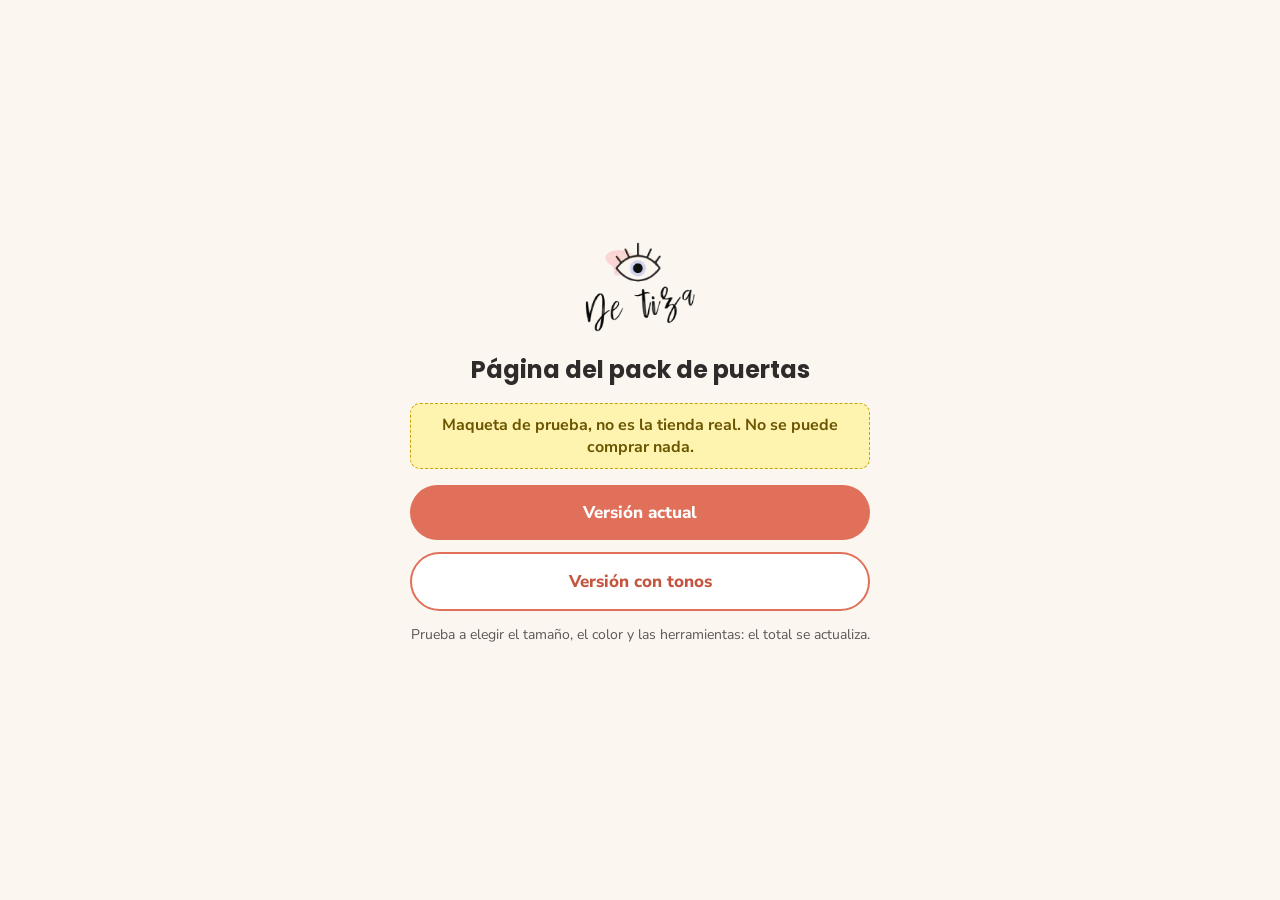
<file: index.html>
<!doctype html><html lang="es"><head><meta charset="utf-8"><meta name="viewport" content="width=device-width,initial-scale=1"><meta name="robots" content="noindex, nofollow"><link rel="preconnect" href="https://fonts.googleapis.com"><link href="https://fonts.googleapis.com/css2?family=Caveat:wght@500&family=Nunito+Sans:wght@400;700;800&family=Poppins:wght@500;600;700&display=swap" rel="stylesheet"><title>Maquetas packs de puertas · De Tiza</title>
<style>body{margin:0;font-family:"Nunito Sans",system-ui,sans-serif;background:#FBF6EF;color:#2F2B2B;display:grid;place-items:center;min-height:100vh;padding:24px;box-sizing:border-box;text-align:center}
.w{max-width:460px}img{height:90px}h1{font-family:Poppins,sans-serif;font-size:24px;margin:14px 0 6px}
.av{background:#FFF3B0;border:1.5px dashed #C9A100;color:#6B5600;font-weight:700;border-radius:10px;padding:10px;margin:16px 0}
a.b{display:block;background:#E0705A;color:#fff;text-decoration:none;font-weight:800;padding:16px;border-radius:999px;margin:12px 0;font-size:17px}
a.b.s{background:#fff;color:#C4553F;border:2px solid #E0705A}p{color:#5C5757;font-size:14px}</style></head><body><div class="w">
<img src="img/logo-de-tiza-headerOK.webp" alt="De Tiza"><h1>Página del pack de puertas</h1>
<div class="av">Maqueta de prueba, no es la tienda real. No se puede comprar nada.</div>
<a class="b" href="version-actual.html">Versión actual</a>
<a class="b s" href="version-tonos.html">Versión con tonos</a>
<p>Prueba a elegir el tamaño, el color y las herramientas: el total se actualiza.</p></div></body></html>
</file>
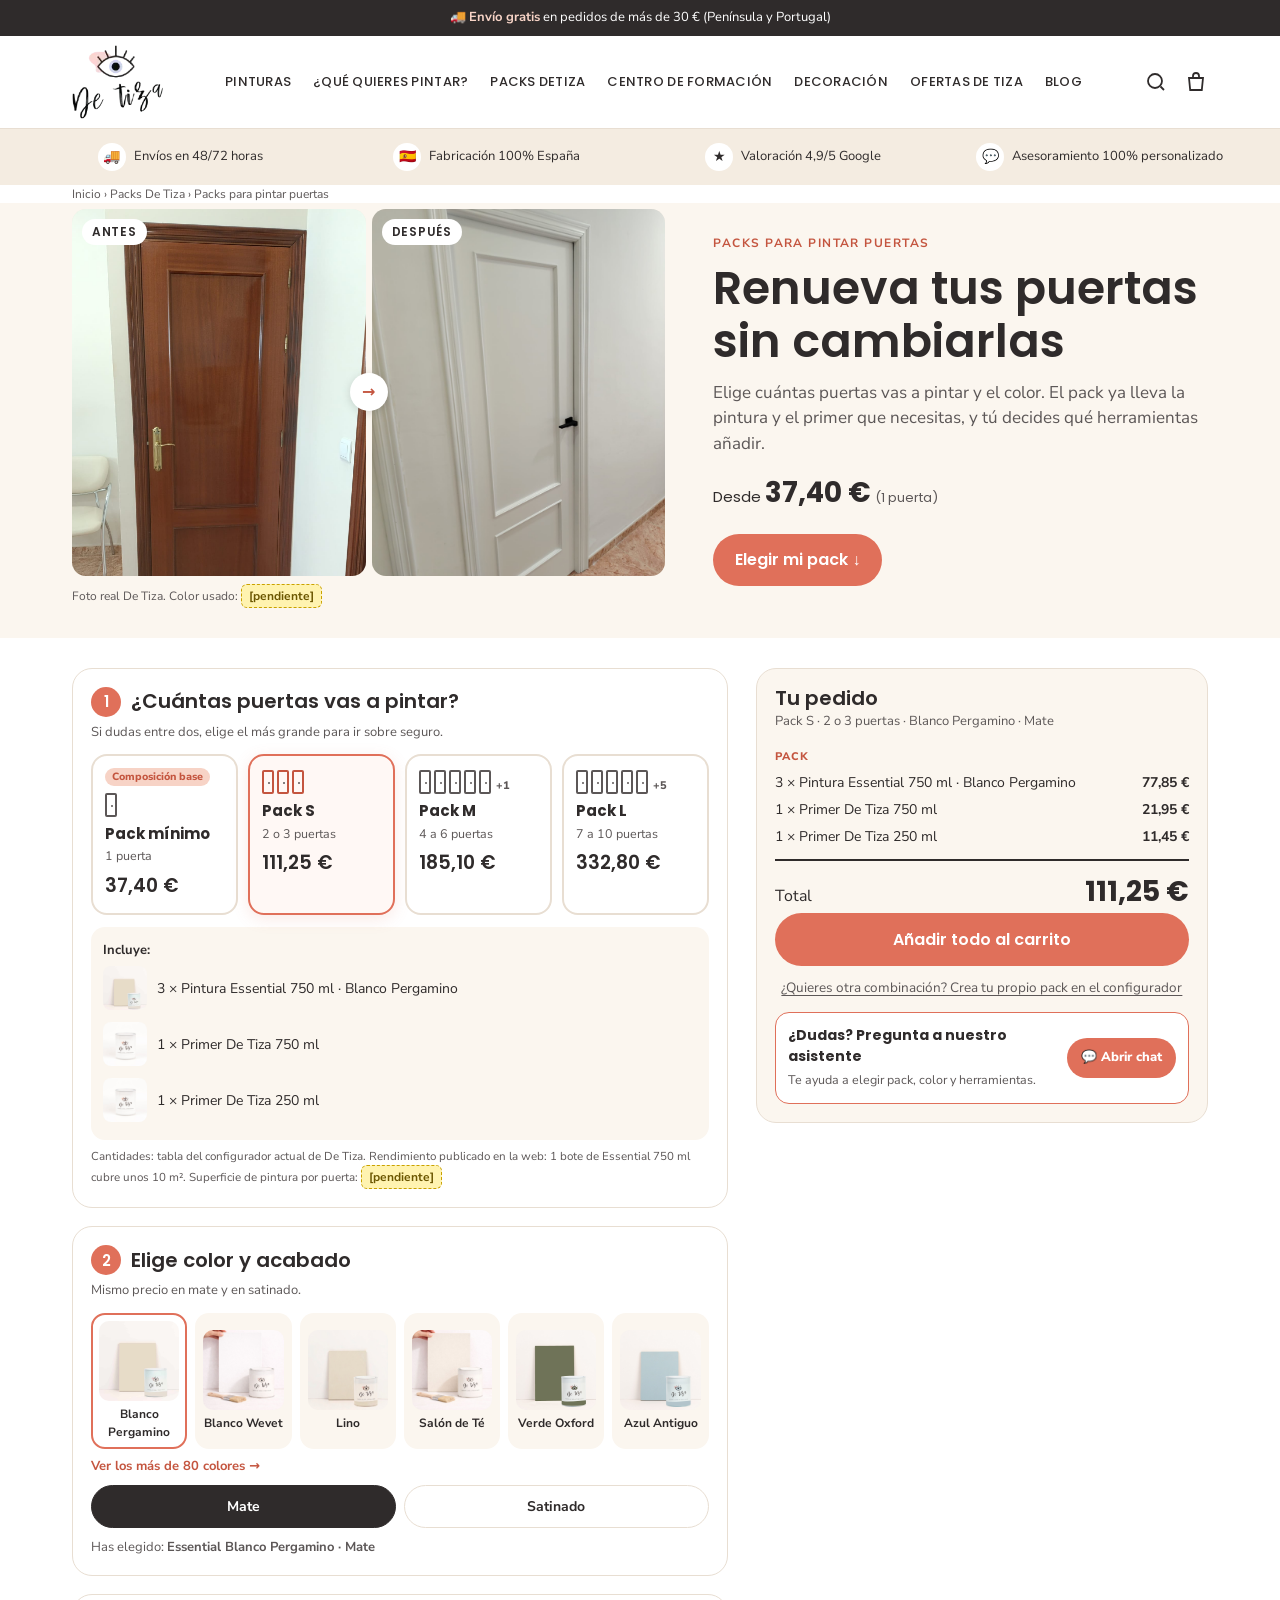
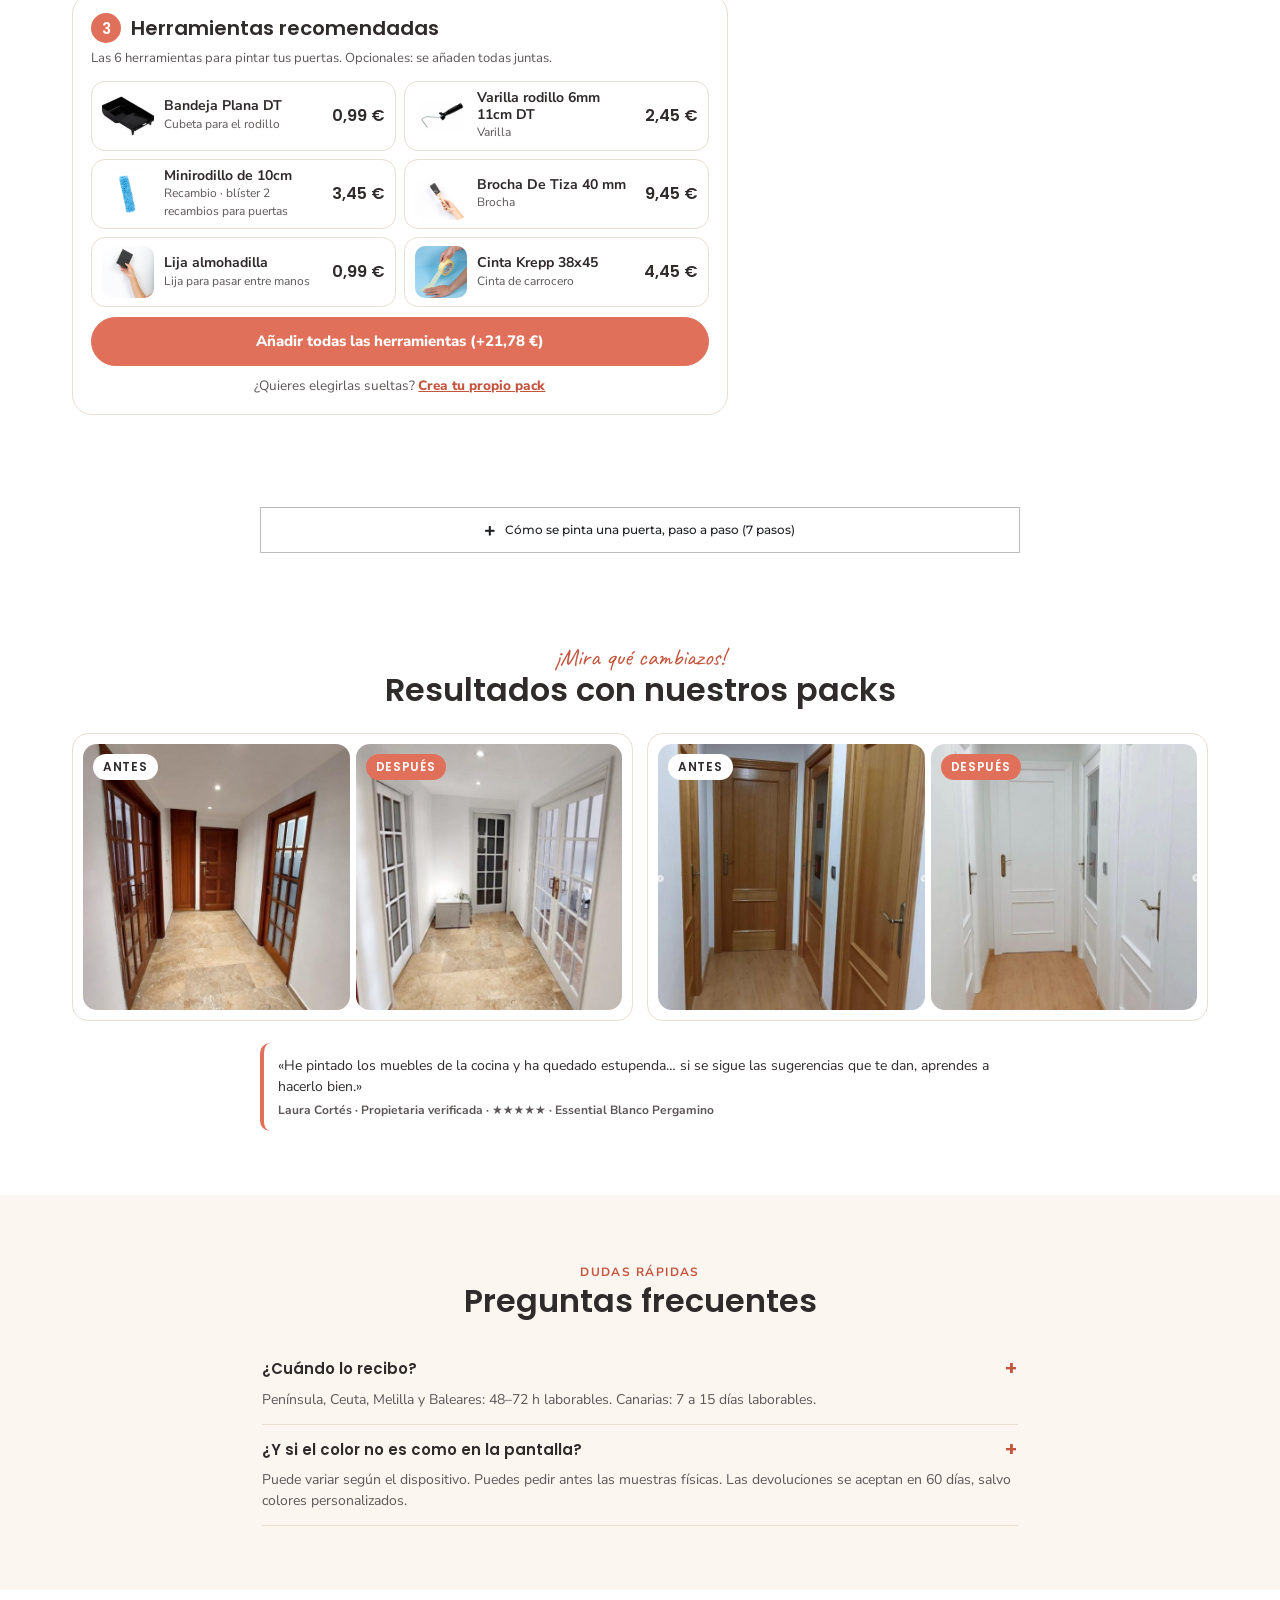
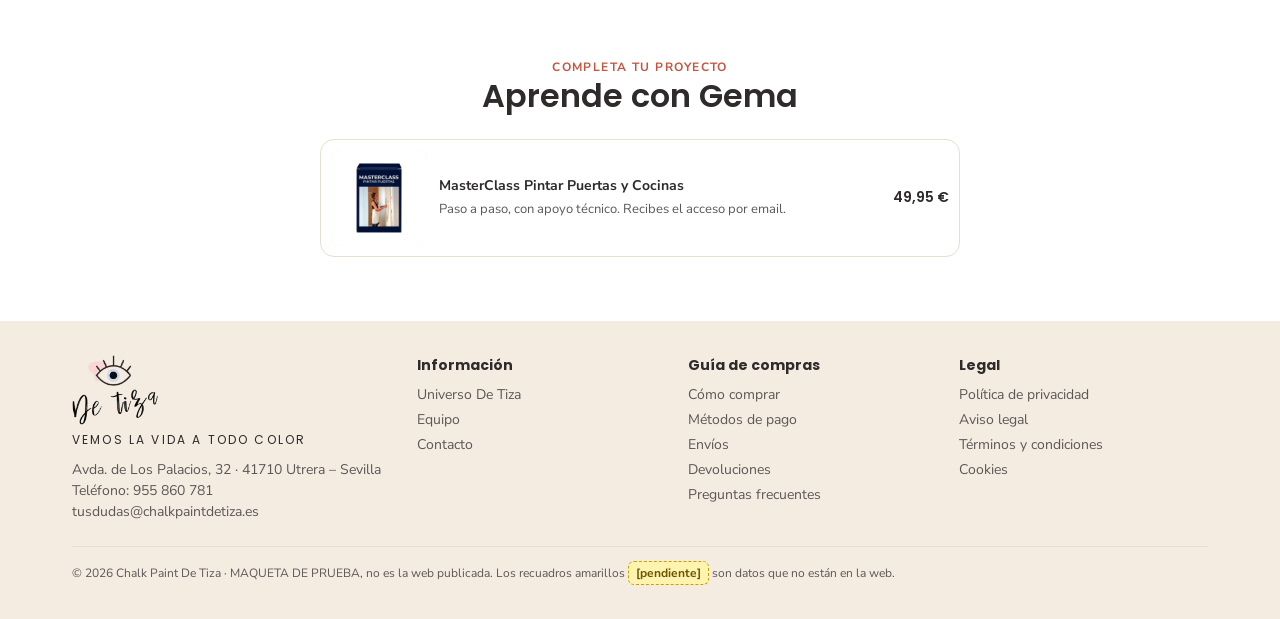
<file: version-actual.html>
<!doctype html><html lang="es"><head><meta charset="utf-8"><meta name="robots" content="noindex, nofollow"><link rel="preconnect" href="https://fonts.googleapis.com"><link href="https://fonts.googleapis.com/css2?family=Caveat:wght@500&family=Nunito+Sans:wght@400;700;800&family=Poppins:wght@500;600;700&display=swap" rel="stylesheet"><meta name="viewport" content="width=device-width,initial-scale=1"><title>Maqueta v3 · Packs para pintar puertas · Chalk Paint De Tiza</title><link rel="preconnect" href="https://fonts.googleapis.com"><link href="https://fonts.googleapis.com/css2?family=Montserrat:wght@500;700&display=swap" rel="stylesheet"><link rel="stylesheet" href="https://cdnjs.cloudflare.com/ajax/libs/font-awesome/5.15.4/css/all.min.css"><link rel="stylesheet" href="base.css"><link rel="stylesheet" href="v3.css"></head><body>
<div class="topbar">🚚 <b>Envío gratis</b> en pedidos de más de 30 € (Península y Portugal)</div>
<header class="header"><div class="wrap">
 <svg class="burger" width="26" height="26" viewBox="0 0 24 24" fill="none" stroke="#2F2B2B" stroke-width="1.8"><path d="M3 6h18M3 12h18M3 18h18"/></svg>
 <a class="logo" href="#"><img src="img/logo-de-tiza-headerOK.webp" alt="De Tiza"></a>
 <nav class="nav"><a>PINTURAS</a><a>¿QUÉ QUIERES PINTAR?</a><a>PACKS DETIZA</a><a>CENTRO DE FORMACIÓN</a><a>DECORACIÓN</a><a>OFERTAS DE TIZA</a><a>BLOG</a></nav>
 <div class="icons"><svg viewBox="0 0 24 24"><circle cx="11" cy="11" r="7"/><path d="M20 20l-3.5-3.5"/></svg><svg viewBox="0 0 24 24"><path d="M5 8h14l-1.2 12H6.2z"/><path d="M9 8V6a3 3 0 0 1 6 0v2"/></svg></div>
</div></header>
<div class="trust"><div><span class="dot">🚚</span>Envíos en 48/72 horas</div><div><span class="dot">🇪🇸</span>Fabricación 100% España</div><div><span class="dot">★</span>Valoración 4,9/5 Google</div><div><span class="dot">💬</span>Asesoramiento 100% personalizado</div></div>

<div class="wrap crumbs">Inicio › Packs De Tiza › Packs para pintar puertas</div>
<section class="hero phero" style="padding-top:6px"><div class="wrap in">
 <div>
  <div class="ba">
   <figure><img src="img/talega-puerta-antes.jpg" style="object-position:50% 8%" alt="Puerta antes"><span class="tag">Antes</span></figure>
   <figure><img src="img/talega-puerta-despues.jpg" style="object-position:22% 50%" alt="Puerta después"><span class="tag">Después</span></figure>
   <span class="arrow">→</span>
  </div>
  <p class="cap">Foto real De Tiza. Color usado: <span class="pend">[pendiente]</span></p>
 </div>
 <div class="copy">
  <span class="eyebrow">Packs para pintar puertas</span>
  <h1>Renueva tus puertas sin cambiarlas</h1>
  <p class="lead">Elige cuántas puertas vas a pintar y el color. El pack ya lleva la pintura y el primer que necesitas, y tú decides qué herramientas añadir.</p>
  <p class="fromprice">Desde <b>37,40&nbsp;€</b> <span class="muted small">(1 puerta)</span></p>
  <div class="ctas"><a class="btn" href="#pack">Elegir mi pack ↓</a></div>
 </div>
</div></section>

<section id="pack" style="padding-top:30px"><div class="wrap cfgwrap">
 <div class="cfg">
  <div class="stepbox">
   <h2><span class="n">1</span>¿Cuántas puertas vas a pintar?</h2>
   <p class="hint">Si dudas entre dos, elige el más grande para ir sobre seguro.</p>
   <div class="sizes3" id="sizes"></div>
   <div class="contents" id="contents"></div>
   <p class="src">Cantidades: tabla del configurador actual de De Tiza. Rendimiento publicado en la web: 1 bote de Essential 750 ml cubre unos 10 m². Superficie de pintura por puerta: <span class="pend">[pendiente]</span></p>
  </div>
  <div class="stepbox">
   <h2><span class="n">2</span>Elige color y acabado</h2>
   <p class="hint">Mismo precio en mate y en satinado.</p>
   <div class="colors6" id="colors"></div>
   <a class="morecol">Ver los más de 80 colores →</a>
   <div class="seg" id="finish"><button data-f="Mate" class="on">Mate</button><button data-f="Satinado">Satinado</button></div>
   <p class="chosen" id="chosen"></p>
  </div>
  <div class="stepbox">
   <h2><span class="n">3</span>Herramientas recomendadas</h2>
   <p class="hint">Las 6 herramientas para pintar tus puertas. Opcionales: se añaden todas juntas.</p>
   <div class="tl" id="tools"></div>
   <button class="allbtn" id="all"></button>
   <p class="own">¿Quieres elegirlas sueltas? <a href="#avanzado">Crea tu propio pack</a></p>
  </div>
 </div>
 <aside class="summary" id="resumen">
  <h2>Tu pedido</h2>
  <div class="pname" id="pname"></div>
  <div class="lines" id="lines"></div>
  <div class="tot"><span>Total</span><b id="total"></b></div>
  <button class="btn block" id="addall">Añadir todo al carrito</button>
  <div class="added" id="added">Maqueta: aquí se añadiría al carrito con el pack registrado.</div>
  <a class="adv" id="avanzado">¿Quieres otra combinación? Crea tu propio pack en el configurador</a>
  <div class="askbox"><div><b>¿Dudas? Pregunta a nuestro asistente</b><span>Te ayuda a elegir pack, color y herramientas.</span></div><button class="askbtn" type="button" title="Abre el chat Oct8ne «Chat IA DeTiza» de la web">💬 Abrir chat</button></div>
 </aside>
</div></section>

<section class="pasos-sec" id="pasos"><div class="wrap">
 <div class="dt-acc">
  <details class="dt-item">
   <summary><span class="dt-ic"><i class="fas fa-plus dt-closed" aria-hidden="true"></i><i class="fas fa-minus dt-opened" aria-hidden="true"></i></span><span class="dt-tt">Cómo se pinta una puerta, paso a paso (7 pasos)</span></summary>
   <div class="dt-reg" role="region">
    <h4>Paso a paso</h4>
    <p class="dt-pre">Antes de empezar, remueve bien el Primer y la pintura y añádeles un 5&nbsp;% de agua (un chorreón) para que no estén tan espesos.</p>
    <ol>
     <li><strong>Limpia con Super Clean.</strong> Diluye 1 parte en 5 de agua y pulverízalo por zonas pequeñas. Déjalo actuar 5 minutos y frota con una lija fina o un estropajo: es para limpiar, no para lijar. Aclara con abundante agua y deja secar <span class="pend">[tiempo pendiente de confirmar]</span>. También puedes limpiar con agua y amoniaco.</li>
     <li><strong>1.ª mano de Primer</strong> con rodillo blanco. Seca al tacto en <strong>30-60 minutos</strong>.</li>
     <li><strong>2.ª mano de Primer mezclado al 50&nbsp;% con Essential</strong>, de <strong>8 a 24 horas</strong> después de la primera.</li>
     <li><strong>1.ª mano de Essential</strong> con el minirodillo (rodillo azul), de <strong>8 a 24 horas</strong> después del Primer. Lo mejor es esperar 12 horas.</li>
     <li><strong>Deja secar al menos 4 horas</strong>, hasta 8 si hace frío o hay humedad. Si quedan imperfecciones, pasa una lija de grano fino y quita el polvo con un trapo húmedo.</li>
     <li><strong>2.ª mano de Essential</strong> con el rodillo azul. Las manos necesarias dependen del color de la puerta y del color elegido.</li>
     <li><strong>Lista para usar en 2 o 3 días.</strong> El curado completo llega a los 21 días; hasta entonces trátala con cuidado.</li>
    </ol>
    <h4>Cuidados</h4>
    <p>Limpia con agua y amoniaco, un desengrasante suave o jabón neutro. No uses estropajos, rasquetas ni cepillos que arañen.</p>
   </div>
  </details>
 </div>
</div></section>

<section><div class="wrap">
 <div class="sec-head"><span class="hand">¡Mira qué cambiazos!</span><h2>Resultados con nuestros packs</h2></div>
 <div class="grid cambios">
  <div class="proj"><div class="ba"><figure style="aspect-ratio:1/1"><img src="img/pintar-puertas-01.jpg" alt=""><span class="tag">Antes</span></figure><figure style="aspect-ratio:1/1"><img src="img/pintar-puertas-02.jpg" alt=""><span class="tag">Después</span></figure></div></div>
  <div class="proj"><div class="ba"><figure style="aspect-ratio:1/1"><img src="img/pintar-puertas-03.jpg" alt=""><span class="tag">Antes</span></figure><figure style="aspect-ratio:1/1"><img src="img/pintar-puertas-04.jpg" alt=""><span class="tag">Después</span></figure></div></div>
 </div>
 <div class="quote" style="max-width:760px;margin:22px auto 0">«He pintado los muebles de la cocina y ha quedado estupenda… si se sigue las sugerencias que te dan, aprendes a hacerlo bien.»<b>Laura Cortés · Propietaria verificada · ★★★★★ · Essential Blanco Pergamino</b></div>
</div></section>

<section style="background:var(--cream)"><div class="wrap faqwrap faq">
 <div class="sec-head"><span class="eyebrow">Dudas rápidas</span><h2>Preguntas frecuentes</h2></div>
    <details open><summary>¿Cuándo lo recibo?</summary><p>Península, Ceuta, Melilla y Baleares: 48–72 h laborables. Canarias: 7 a 15 días laborables.</p></details>
 <details open><summary>¿Y si el color no es como en la pantalla?</summary><p>Puede variar según el dispositivo. Puedes pedir antes las muestras físicas. Las devoluciones se aceptan en 60 días, salvo colores personalizados.</p></details>
</div></section>

<section><div class="wrap">
 <div class="sec-head"><span class="eyebrow">Completa tu proyecto</span><h2>Aprende con Gema</h2></div>
 <div class="item" style="max-width:640px;margin:0 auto"><img src="img/Masterclass-pintar-puertas.jpg" alt="" style="width:96px;height:96px"><div><div class="nm">MasterClass Pintar Puertas y Cocinas</div><span class="small muted">Paso a paso, con apoyo técnico. Recibes el acceso por email.</span></div><span class="pr">49,95&nbsp;€</span></div>
</div></section>

<div class="mbar"><div class="t">Total<b id="mtotal"></b></div><a class="btn" href="#resumen">Añadir todo al carrito</a></div>
<script>
const P={e750:25.95,e250:15.95,p750:21.95,p250:11.45};
const SIZES=[
 {k:'Pack mínimo',r:'1 puerta',d:1,e750:1,e250:0,p750:0,p250:1,tag:'Composición base'},
 {k:'Pack S',r:'2 o 3 puertas',d:3,e750:3,e250:0,p750:1,p250:1},
 {k:'Pack M',r:'4 a 6 puertas',d:6,e750:5,e250:0,p750:2,p250:1},
 {k:'Pack L',r:'7 a 10 puertas',d:10,e750:9,e250:0,p750:4,p250:1}];
const COLORS=[['Blanco Pergamino','Blanco-pergamino1.jpg'],['Blanco Wevet','blanco-wevet-ia.jpg'],['Lino','color-lino-muestra.jpg'],['Salón de Té','salon-te-ia.jpg'],['Verde Oxford','verdeoxford-1.jpg'],['Azul Antiguo','color-azul-antiguo.jpg']];
const TOOLS=[
 ['Bandeja Plana DT','Cubeta para el rodillo',0.99,'bandeja-plana-e1641913054967.jpg'],
 ['Varilla rodillo 6mm 11cm DT','Varilla',2.45,'varilla-rodillo-pintura-6mm.jpg'],
 ['Minirodillo de 10cm','Recambio · blíster 2 recambios para puertas',3.45,'recambio-rodillo-pintura-azul.webp'],
 ['Brocha De Tiza 40 mm','Brocha',9.45,'brocha-negra-30.jpg'],
 ['Lija almohadilla','Lija para pasar entre manos',0.99,'Web-Herramientas-Detiza-44.jpg'],
 ['Cinta Krepp 38x45','Cinta de carrocero',4.45,'Web-Herramientas-Detiza-19.jpg']];
const params=new URLSearchParams(location.search);
let st={s:+(params.get('s')??1),c:0,f:'Mate',t:new Set(params.get('all')?[0,1,2,3,4,5]:[])};
const door=n=>'<span class="doors">'+Array.from({length:Math.min(n,5)},()=>'<i></i>').join('')+(n>5?'<em>+'+(n-5)+'</em>':'')+'</span>';
const eur=v=>v.toFixed(2).replace('.',',')+'\u00a0€';
const price=s=>s.e750*P.e750+s.e250*P.e250+s.p750*P.p750+s.p250*P.p250;
const $=id=>document.getElementById(id);
function render(){
 $('sizes').innerHTML=SIZES.map((s,i)=>`<button class="sz${i==st.s?' on':''}" data-i="${i}">${s.tag?`<span class="tagm">${s.tag}</span>`:''}${door(s.d)}<span class="k">${s.k}</span><span class="r">${s.r}</span><span class="p">${eur(price(s))}</span></button>`).join('');
 const s=SIZES[st.s],col=COLORS[st.c];
 const rows=[];
 if(s.e750)rows.push([`${s.e750} × Pintura Essential 750 ml · ${col[0]}`,col[1],s.e750*P.e750]);
 if(s.p750)rows.push([`${s.p750} × Primer De Tiza 750 ml`,'primer-e1643105426503.jpg',s.p750*P.p750]);
 if(s.p250)rows.push([`${s.p250} × Primer De Tiza 250 ml`,'primer-e1643105426503.jpg',s.p250*P.p250]);
 $('contents').innerHTML='<b style="font-size:13px">Incluye:</b>'+rows.map(r=>`<div class="row"><img src="img/${r[1]}" alt=""><span>${r[0]}</span></div>`).join('');
 $('colors').innerHTML=COLORS.map((c,i)=>`<button class="cl${i==st.c?' on':''}" data-i="${i}"><img src="img/${c[1]}" alt="">${c[0]}</button>`).join('');
 document.querySelectorAll('#finish button').forEach(b=>b.classList.toggle('on',b.dataset.f==st.f));
 $('chosen').innerHTML=`Has elegido: <b>Essential ${col[0]} · ${st.f}</b>`;
 $('tools').innerHTML=TOOLS.map((t,i)=>`<div class="tli info${st.t.size?' on':''}"><img src="img/${t[3]}" alt=""><div><div class="nm">${t[0]}</div><div class="ds">${t[1]}</div></div><span class="pr">${eur(t[2])}</span></div>`).join('');
 const tsum=[...st.t].reduce((a,i)=>a+TOOLS[i][2],0);
 $('all').innerHTML=st.t.size?'✓ Herramientas añadidas (+21,78 €) · <u>Quitar</u>':'Añadir todas las herramientas (+21,78 €)';
 $('all').classList.toggle('on',st.t.size>0);
 $('pname').textContent=`${s.k} · ${s.r} · ${col[0]} · ${st.f}`;
 let L='<div class="grp">Pack</div>'+rows.map(r=>`<div class="l"><span>${r[0]}</span><span>${eur(r[2])}</span></div>`).join('');
 if(st.t.size)L+='<div class="grp">Herramientas</div>'+[...st.t].sort().map(i=>`<div class="l"><span>${TOOLS[i][0]}</span><span>${eur(TOOLS[i][2])}</span></div>`).join('');
 $('lines').innerHTML=L;
 const tot=price(s)+tsum; $('total').textContent=eur(tot); $('mtotal').textContent=eur(tot);
}
document.addEventListener('click',e=>{
 const sz=e.target.closest('.sz'),cl=e.target.closest('.cl'),fb=e.target.closest('#finish button');
 if(sz)st.s=+sz.dataset.i; else if(cl)st.c=+cl.dataset.i; else if(fb)st.f=fb.dataset.f;
 else if(e.target.closest('#all')){st.t=st.t.size==6?new Set():new Set([0,1,2,3,4,5]);}
 else if(e.target.closest('.askbtn')){alert('Maqueta: aquí se abriría el chat Oct8ne «Chat IA DeTiza» de la web');return;}
 else if(e.target.id=='addall'){$('added').style.display='block';return;}
 else return;
 render();
});
render();
</script>
<footer class="footer"><div class="wrap"><div class="cols">
 <div><img src="img/logo-de-tiza-headerOK.webp" alt="De Tiza" style="height:70px"><div class="slogan">Vemos la vida a todo color</div><p class="muted" style="margin-top:10px">Avda. de Los Palacios, 32 · 41710 Utrera – Sevilla<br>Teléfono: 955 860 781<br>tusdudas@chalkpaintdetiza.es</p></div>
 <div><h4>Información</h4><ul><li>Universo De Tiza</li><li>Equipo</li><li>Contacto</li></ul></div>
 <div><h4>Guía de compras</h4><ul><li>Cómo comprar</li><li>Métodos de pago</li><li>Envíos</li><li>Devoluciones</li><li>Preguntas frecuentes</li></ul></div>
 <div><h4>Legal</h4><ul><li>Política de privacidad</li><li>Aviso legal</li><li>Términos y condiciones</li><li>Cookies</li></ul></div>
</div><div class="copy">© 2026 Chalk Paint De Tiza · MAQUETA DE PRUEBA, no es la web publicada. Los recuadros amarillos <span class="pend">[pendiente]</span> son datos que no están en la web.</div></div></footer>
</body></html>
</file>
<file: base.css>
:root{--cream:#FBF6EF;--cream2:#F4ECE1;--coral:#E0705A;--coral-d:#C4553F;--peach:#F7D3C6;--lilac:#C9CBEA;--ink:#2F2B2B;--ink2:#5C5757;--line:#E8DED2;--white:#fff}
*{box-sizing:border-box;margin:0;padding:0}
body{font-family:"Nunito Sans",system-ui,sans-serif;color:var(--ink);background:var(--white);font-size:16px;line-height:1.5}
img{display:block;max-width:100%}
a{color:inherit;text-decoration:none}
h1,h2,h3{font-family:Poppins,sans-serif;line-height:1.15;font-weight:600}
h1{font-size:30px}h2{font-size:24px}h3{font-size:17px}
.wrap{max-width:1200px;margin:0 auto;padding:0 18px}
.hand{font-family:Caveat,cursive;color:var(--coral-d);font-size:24px;line-height:1}
.eyebrow{font-size:12px;letter-spacing:.12em;text-transform:uppercase;font-weight:700;color:var(--coral-d)}
.muted{color:var(--ink2)}
.small{font-size:13px}
.pend{display:inline-block;background:#FFF3B0;border:1.5px dashed #C9A100;color:#6B5600;font-weight:700;font-size:12px;padding:2px 7px;border-radius:6px;font-family:"Nunito Sans",sans-serif;letter-spacing:0;text-transform:none}
.btn{display:inline-flex;align-items:center;justify-content:center;gap:8px;background:var(--coral);color:#fff;font-family:Poppins,sans-serif;font-weight:600;font-size:16px;padding:14px 22px;border-radius:999px;border:0}
.btn.ghost{background:#fff;color:var(--ink);border:1.5px solid var(--ink)}
.btn.block{width:100%}
section{padding:44px 0}
.sec-head{text-align:center;margin-bottom:24px}
.sec-head p{margin-top:8px;color:var(--ink2)}
/* topbar + header */
.topbar{background:var(--ink);color:#fff;font-size:13px;text-align:center;padding:8px 12px}
.topbar b{color:var(--peach)}
.header{background:#fff;border-bottom:1px solid var(--line)}
.header .wrap{display:flex;align-items:center;justify-content:space-between;height:72px}
.logo img{height:58px;width:auto}
.nav{display:none}
.icons{display:flex;gap:16px;align-items:center}
.icons svg{width:24px;height:24px;stroke:var(--ink);fill:none;stroke-width:1.8}
.burger{display:block}
.trust{display:grid;grid-template-columns:1fr 1fr;gap:10px;background:var(--cream2);padding:14px 18px;font-size:13px}
.trust div{display:flex;gap:8px;align-items:center}
.trust .dot{width:28px;height:28px;flex:none;border-radius:50%;background:#fff;display:grid;place-items:center;font-size:14px}
/* before/after */
.ba{display:grid;grid-template-columns:1fr 1fr;gap:6px;position:relative}
.ba figure{position:relative;overflow:hidden;border-radius:14px;background:var(--cream2)}
.ba img{width:100%;height:100%;object-fit:cover}
.ba .tag{position:absolute;left:10px;top:10px;background:#fff;color:var(--ink);font-family:Poppins;font-weight:600;font-size:12px;padding:4px 10px;border-radius:999px;letter-spacing:.06em;text-transform:uppercase}
.ba figure:last-child .tag{background:var(--coral);color:#fff}
.ba .arrow{position:absolute;left:50%;top:50%;transform:translate(-50%,-50%);width:38px;height:38px;border-radius:50%;background:#fff;display:grid;place-items:center;font-weight:700;color:var(--coral-d);box-shadow:0 2px 10px rgba(0,0,0,.15);z-index:2}
.cap{font-size:12px;color:var(--ink2);margin-top:8px}
/* hero */
.hero{background:var(--cream);padding:22px 0 34px}
.hero .copy{margin-top:22px}
.hero h1{margin:8px 0 12px}
.hero p.lead{font-size:17px;color:var(--ink2)}
.hero .ctas{display:flex;flex-direction:column;gap:10px;margin-top:20px}
.quote{margin-top:18px;background:#fff;border-left:4px solid var(--coral);border-radius:10px;padding:12px 14px;font-size:14px}
.quote b{display:block;font-size:12px;margin-top:4px;color:var(--ink2)}
/* project cards */
.grid{display:grid;gap:14px}
.g2{grid-template-columns:1fr 1fr}
.card{background:#fff;border:1px solid var(--line);border-radius:16px;overflow:hidden;display:flex;flex-direction:column}
.card .ph{aspect-ratio:1/1;overflow:hidden;background:var(--cream2)}
.card .ph img{width:100%;height:100%;object-fit:cover}
.card .bd{padding:12px 12px 14px;display:flex;flex-direction:column;gap:4px;flex:1}
.card .price{font-family:Poppins;font-weight:600;font-size:15px}
.card .price small{font-family:"Nunito Sans";font-weight:400;color:var(--ink2);font-size:12px}
.card .go{margin-top:auto;padding-top:8px;font-weight:700;font-size:13px;color:var(--coral-d)}
/* ship bar */
.ship{background:var(--peach);padding:18px 0}
.ship .wrap{display:flex;flex-direction:column;gap:10px}
.bar{height:10px;border-radius:99px;background:#fff;overflow:hidden}
.bar i{display:block;height:100%;width:62%;background:var(--coral)}
.ship .row{display:flex;justify-content:space-between;font-size:13px;font-weight:700}
/* steps */
.steps{display:grid;gap:14px;counter-reset:s}
.step{background:var(--cream);border-radius:16px;padding:18px;display:flex;gap:14px}
.step .n{flex:none;width:40px;height:40px;border-radius:50%;background:var(--coral);color:#fff;font-family:Poppins;font-weight:600;display:grid;place-items:center;font-size:18px}
.step p{font-size:14px;color:var(--ink2);margin-top:4px}
/* projects */
.proj{background:#fff;border:1px solid var(--line);border-radius:16px;padding:10px}
.proj .ba figure{aspect-ratio:3/4}
.proj .t{padding:10px 4px 4px;font-size:14px}
.proj .t b{font-family:Poppins;font-weight:600}
.stars{color:#E9A400;letter-spacing:2px;font-size:13px}
/* gema */
.gema{background:var(--cream);}
.gema .in{display:grid;gap:18px;align-items:center}
.gema img{border-radius:18px;aspect-ratio:1/1;object-fit:cover;width:100%}
/* newsletter */
.news{background:var(--ink);color:#fff;text-align:center}
.news h2{color:#fff}
.news .eye{width:70px;margin:0 auto 10px;filter:brightness(0) invert(1)}
.news form{display:flex;flex-direction:column;gap:10px;max-width:460px;margin:18px auto 0}
.news input{padding:14px 18px;border-radius:999px;border:0;font-size:16px;font-family:inherit}
.news .legal{font-size:12px;opacity:.85;margin-top:10px}
/* footer */
.footer{background:var(--cream2);padding:34px 0;font-size:14px}
.footer .cols{display:grid;gap:22px}
.footer h4{font-family:Poppins;font-size:14px;margin-bottom:8px}
.footer li{list-style:none;margin:4px 0;color:var(--ink2)}
.footer .slogan{font-family:Poppins;letter-spacing:.18em;text-transform:uppercase;font-size:12px;margin-top:6px}
.footer .copy{margin-top:24px;font-size:12px;color:var(--ink2);border-top:1px solid var(--line);padding-top:14px}
/* pack page */
.crumbs{font-size:12px;color:var(--ink2);padding-top:12px;padding-bottom:12px}
.phero .ba figure{aspect-ratio:2/3}
.badges{display:flex;flex-wrap:wrap;gap:8px;margin-top:14px}
.badges span{background:#fff;border:1px solid var(--line);border-radius:999px;padding:6px 12px;font-size:13px;font-weight:600}
.fromprice{margin-top:16px;font-family:Poppins;font-size:15px}
.fromprice b{font-size:28px;color:var(--ink)}
.sizes{display:grid;gap:14px}
.size{border:2px solid var(--line);border-radius:18px;padding:18px;background:#fff;position:relative}
.size.sel{border-color:var(--coral);box-shadow:0 6px 22px rgba(224,112,90,.18)}
.size .lt{width:52px;height:52px;border-radius:14px;background:var(--cream);font-family:Poppins;font-weight:700;font-size:24px;display:grid;place-items:center;color:var(--coral-d)}
.size .top{display:flex;gap:14px;align-items:center}
.size .from{font-family:Poppins;font-weight:600;font-size:20px;margin-top:12px}
.size ul{margin:10px 0 0 18px;font-size:14px;color:var(--ink2)}
.size .ex{margin-top:10px;font-size:13px;background:var(--cream);border-radius:10px;padding:10px}
.save{background:var(--cream);border-radius:18px;padding:20px;display:grid;gap:12px}
.save .cmp{display:grid;grid-template-columns:1fr 1fr;gap:10px}
.save .box{background:#fff;border-radius:14px;padding:14px;text-align:center}
.save .box .v{font-family:Poppins;font-weight:600;font-size:24px}
.inc{display:grid;gap:12px}
.item{display:flex;gap:12px;align-items:center;background:#fff;border:1px solid var(--line);border-radius:14px;padding:10px}
.item img{width:72px;height:72px;object-fit:cover;border-radius:10px;flex:none;background:var(--cream2)}
.item .nm{font-weight:700;font-size:14px}
.item .pr{font-family:Poppins;font-weight:600;font-size:14px;margin-left:auto;white-space:nowrap}
.chip{display:inline-block;font-size:11px;font-weight:700;padding:2px 8px;border-radius:99px;background:var(--peach);color:var(--coral-d);margin-top:2px}
.tools{display:grid;grid-template-columns:repeat(3,1fr);gap:8px}
.tool{background:#fff;border:1px solid var(--line);border-radius:12px;padding:8px;text-align:center;font-size:12px}
.tool img{aspect-ratio:1/1;object-fit:cover;border-radius:8px;width:100%;margin-bottom:6px}
.tool b{display:block;font-family:Poppins;font-size:12px}
.tones{display:flex;flex-wrap:wrap;gap:10px;margin-top:10px}
.tones div{text-align:center;font-size:11px;width:56px}
.tones img{width:48px;height:48px;border-radius:50%;margin:0 auto 4px;object-fit:cover;border:2px solid #fff;box-shadow:0 0 0 1px var(--line)}
.how{display:grid;gap:18px}
.how img{border-radius:18px;width:100%;aspect-ratio:4/3;object-fit:cover}
.faq details{border-bottom:1px solid var(--line);padding:14px 0}
.faq summary{font-family:Poppins;font-weight:600;font-size:15px;list-style:none;display:flex;justify-content:space-between;gap:10px}
.faq summary::after{content:"+";color:var(--coral-d);font-size:20px;line-height:1}
.faq p{margin-top:8px;font-size:14px;color:var(--ink2)}
.final{background:var(--coral);color:#fff;text-align:center}
.final h2{color:#fff}
.final .btn{background:#fff;color:var(--coral-d);margin-top:16px}
@media(min-width:900px){
 h1{font-size:46px}h2{font-size:32px}
 .wrap{padding:0 32px}
 .nav{display:flex;gap:22px;font-family:Poppins;font-size:13px;font-weight:500;letter-spacing:.02em}
 .burger{display:none}
 .header .wrap{height:92px}.logo img{height:74px}
 .trust{grid-template-columns:repeat(4,1fr);padding:14px 32px;max-width:none;justify-items:center}
 .hero{padding:40px 0 56px}
 .hero .in{display:grid;grid-template-columns:1.15fr 1fr;gap:48px;align-items:center}
 .hero .copy{margin-top:0}
 .hero .ctas{flex-direction:row}
 .g2{grid-template-columns:repeat(3,1fr)}
 .projects{grid-template-columns:repeat(3,1fr)}
 .steps{grid-template-columns:repeat(3,1fr)}
 .step{flex-direction:column}
 .gema .in{grid-template-columns:1fr 1.4fr;gap:48px}
 .news form{flex-direction:row}.news input{flex:1}
 .footer .cols{grid-template-columns:1.3fr 1fr 1fr 1fr}
 .ship .wrap{flex-direction:row;align-items:center;gap:28px}.ship .wrap>*{flex:1}
 section{padding:64px 0}
 .phero .in{display:grid;grid-template-columns:1.2fr 1fr;gap:48px;align-items:center}
 .sizes{grid-template-columns:repeat(3,1fr)}
 .save{grid-template-columns:1.2fr 1fr;align-items:center;padding:28px}
 .inc{grid-template-columns:1fr 1fr}
 .tools{grid-template-columns:repeat(6,1fr)}
 .how{grid-template-columns:1fr 1.2fr;align-items:center;gap:40px}
 .cmb{grid-template-columns:repeat(4,1fr)}
 .faqwrap{max-width:820px;margin:0 auto}
}
.news .eye{filter:none;background:#fff;border-radius:50%;width:84px;height:84px;object-fit:contain;padding:12px}
.footer .cols{grid-template-columns:1fr 1fr}
.footer .cols>div:first-child{grid-column:1/-1}
@media(min-width:900px){.footer .cols{grid-template-columns:1.3fr 1fr 1fr 1fr}.footer .cols>div:first-child{grid-column:auto}}
.cambios{grid-template-columns:1fr}
@media(min-width:900px){
 .cambios{grid-template-columns:1fr 1fr}
 .g2:not(.cmb) .card .ph{aspect-ratio:4/3}
 .gema img{max-width:440px}
 .how .step{flex-direction:row;padding:14px 18px}
 .how .steps{gap:10px}
}
/* v2: packs cerrados */
.packs{display:grid;gap:14px}
.pk{border:2px solid var(--line);border-radius:18px;background:#fff;padding:16px;position:relative;display:flex;flex-direction:column;gap:10px}
.pk.sel{border-color:var(--coral);box-shadow:0 6px 22px rgba(224,112,90,.18)}
.pk .radio{position:absolute;right:16px;top:18px;width:22px;height:22px;border-radius:50%;border:2px solid var(--line)}
.pk.sel .radio{border:7px solid var(--coral)}
.pk .top{display:flex;gap:12px;align-items:center}
.pk .lt{width:48px;height:48px;border-radius:14px;background:var(--cream);font-family:Poppins;font-weight:700;font-size:22px;display:grid;place-items:center;color:var(--coral-d);flex:none}
.pk h3{font-size:17px;padding-right:28px}
.pk .for{font-size:13px;color:var(--ink2)}
.pk .pp{font-family:Poppins;font-weight:600;font-size:26px}
.pk .pp small{font-size:12px;font-weight:400;color:var(--ink2);font-family:"Nunito Sans"}
.pk ul{list-style:none;font-size:14px;border-top:1px solid var(--line);padding-top:10px;display:grid;gap:6px}
.pk li{display:flex;justify-content:space-between;gap:10px}
.pk li span:last-child{white-space:nowrap;color:var(--ink2)}
.pk li:before{content:"✓";color:var(--coral-d);font-weight:700;margin-right:6px}
.pk li span:first-child{flex:1}
.buy{background:var(--cream);border-radius:20px;padding:18px;margin-top:18px;display:grid;gap:16px}
.buy h3{font-size:16px}
.colors{display:grid;grid-template-columns:repeat(3,1fr);gap:10px;margin-top:10px}
.col{text-align:center;font-size:12px;font-weight:700;background:#fff;border:2px solid transparent;border-radius:14px;padding:6px 6px 8px}
.col.sel{border-color:var(--coral)}
.col img{width:100%;aspect-ratio:1/1;object-fit:cover;border-radius:10px;margin-bottom:6px}
.fin{display:flex;gap:8px;margin-top:8px}
.fin span{flex:1;text-align:center;border:1.5px solid var(--line);background:#fff;border-radius:999px;padding:8px;font-size:13px;font-weight:700}
.fin span.sel{border-color:var(--ink)}
.extra{display:flex;gap:12px;align-items:center;background:#fff;border-radius:14px;padding:12px;border:1px solid var(--line)}
.extra .chk{width:22px;height:22px;border-radius:6px;border:2px solid var(--ink2);flex:none}
.extra .imgs{display:flex;gap:4px}
.extra .imgs img{width:34px;height:34px;object-fit:cover;border-radius:6px}
.total{display:flex;justify-content:space-between;align-items:baseline;font-family:Poppins}
.total b{font-size:24px}
.custom{display:block;text-align:center;font-size:14px;color:var(--ink2);text-decoration:underline;text-underline-offset:3px;margin-top:2px}
.morecol{font-size:13px;color:var(--coral-d);font-weight:700;margin-top:8px;display:block}
@media(min-width:900px){
 .packs{grid-template-columns:repeat(3,1fr)}
 .buy{grid-template-columns:1.3fr 1fr;padding:28px;gap:28px;align-items:start}
 .colors{grid-template-columns:repeat(6,1fr)}
 .buy .left{grid-column:1}.buy .right{grid-column:2}
}
</file>
<file: v3.css>
.cfg{display:grid;gap:18px}
.stepbox{background:#fff;border:1px solid var(--line);border-radius:20px;padding:18px}
.stepbox>h2{font-size:20px;display:flex;gap:10px;align-items:center}
.stepbox>h2 .n{width:30px;height:30px;border-radius:50%;background:var(--coral);color:#fff;font-size:15px;display:grid;place-items:center;flex:none}
.stepbox .hint{font-size:13px;color:var(--ink2);margin:6px 0 12px}
.sizes3{display:grid;grid-template-columns:1fr 1fr;gap:10px}
.sz{border:2px solid var(--line);border-radius:16px;padding:12px;cursor:pointer;background:#fff;text-align:left;font:inherit;color:inherit;display:flex;flex-direction:column;gap:2px}
.sz.on{border-color:var(--coral);background:#FFF8F5;box-shadow:0 4px 16px rgba(224,112,90,.15)}
.sz .k{font-family:Poppins;font-weight:700;font-size:15px}
.sz .r{font-size:12.5px;color:var(--ink2)}
.sz .p{font-family:Poppins;font-weight:600;font-size:19px;margin-top:4px}
.sz .tagm{align-self:flex-start;font-size:10.5px;font-weight:800;background:var(--peach);color:var(--coral-d);padding:1px 7px;border-radius:99px;margin-bottom:3px}
.contents{margin-top:12px;background:var(--cream);border-radius:14px;padding:12px;font-size:14px}
.contents .row{display:flex;gap:10px;align-items:center;padding:6px 0}
.contents img{width:44px;height:44px;border-radius:8px;object-fit:cover;background:#fff}
.contents .row span:last-child{margin-left:auto;white-space:nowrap;font-weight:700}
.src{font-size:11.5px;color:var(--ink2);margin-top:8px}
.colors6{display:grid;grid-template-columns:repeat(3,1fr);gap:8px}
.cl{border:2px solid transparent;background:var(--cream);border-radius:14px;padding:6px;cursor:pointer;font:inherit;font-size:12px;font-weight:700;color:var(--ink)}
.cl img{width:100%;aspect-ratio:1/1;object-fit:cover;object-position:30% 55%;border-radius:10px;margin-bottom:4px}
.cl.on{border-color:var(--coral);background:#fff}
.seg{display:flex;gap:8px;margin-top:8px}
.seg button{flex:1;border:1.5px solid var(--line);background:#fff;border-radius:999px;padding:10px;font:inherit;font-weight:700;font-size:14px;cursor:pointer;color:var(--ink)}
.seg button.on{border-color:var(--ink);background:var(--ink);color:#fff}
.chosen{font-size:13px;margin-top:10px;color:var(--ink2)}
.tl{display:grid;gap:8px}
.tli{display:flex;align-items:center;gap:10px;border:1.5px solid var(--line);border-radius:14px;padding:8px 10px;cursor:pointer;background:#fff}
.tli.on{border-color:var(--coral);background:#FFF8F5}
.tli img{width:52px;height:52px;object-fit:cover;border-radius:10px;flex:none}
.tli .box{width:22px;height:22px;border-radius:6px;border:2px solid var(--ink2);flex:none;display:grid;place-items:center;color:#fff;font-size:14px;font-weight:900}
.tli.on .box{background:var(--coral);border-color:var(--coral)}
.tli .nm{font-size:14px;font-weight:700;line-height:1.2}
.tli .ds{font-size:12px;color:var(--ink2)}
.tli .pr{margin-left:auto;font-family:Poppins;font-weight:600;white-space:nowrap}
.allbtn{margin-top:10px;width:100%;background:#fff;border:1.5px solid var(--coral);color:var(--coral-d);border-radius:999px;padding:12px;font:inherit;font-weight:800;cursor:pointer}
.tsub{display:flex;justify-content:space-between;margin-top:10px;font-size:14px;font-weight:700}
.summary{background:var(--cream);border-radius:20px;padding:18px;border:1px solid var(--line)}
.summary h2{font-size:20px}
.summary .pname{font-size:13px;color:var(--ink2);margin-top:2px}
.lines{margin:12px 0;font-size:14px;display:grid;gap:6px}
.lines .l{display:flex;gap:8px}
.lines .l span:first-child{flex:1}
.lines .l span:last-child{white-space:nowrap;font-weight:700}
.lines .grp{font-size:11px;text-transform:uppercase;letter-spacing:.1em;font-weight:800;color:var(--coral-d);margin-top:6px}
.tot{border-top:2px solid var(--ink);padding-top:10px;display:flex;justify-content:space-between;align-items:baseline}
.tot b{font-family:Poppins;font-size:28px}
.okship{font-size:13px;margin:8px 0 12px;color:#2E7D32;font-weight:700}
.adv{display:block;text-align:center;font-size:13.5px;color:var(--ink2);text-decoration:underline;text-underline-offset:3px;margin-top:12px}
.mbar{position:fixed;left:0;right:0;bottom:0;background:#fff;border-top:1px solid var(--line);box-shadow:0 -6px 20px rgba(0,0,0,.08);padding:10px 14px;display:flex;gap:12px;align-items:center;z-index:50}
.mbar .t{font-size:12px;color:var(--ink2);line-height:1.1}
.mbar .t b{display:block;font-family:Poppins;font-size:20px;color:var(--ink)}
.mbar .btn{flex:1;padding:13px 10px;font-size:15px}
body{padding-bottom:76px}
.added{display:none;background:#2E7D32;color:#fff;border-radius:12px;padding:10px;font-size:13px;margin-top:10px;text-align:center}
.mini{display:grid;gap:10px}
.mini .step{padding:12px 14px}
@media(min-width:900px){
 .mbar{display:none} body{padding-bottom:0}
 .cfgwrap{display:grid;grid-template-columns:1.45fr 1fr;gap:28px;align-items:start}
 .summary{position:sticky;top:16px}
 .sizes3{grid-template-columns:repeat(4,1fr)}
 .colors6{grid-template-columns:repeat(6,1fr)}
 .tl{grid-template-columns:1fr 1fr}
 .mini{grid-template-columns:repeat(5,1fr)}.mini .step{flex-direction:column}
}
.doors{display:flex;gap:3px;align-items:flex-end;height:26px;margin-bottom:4px}
.doors i{width:12px;height:24px;border:2px solid var(--ink2);border-radius:2px;position:relative}
.doors i:after{content:"";position:absolute;right:2px;top:10px;width:2px;height:2px;background:var(--ink2);border-radius:50%}
.sz.on .doors i{border-color:var(--coral-d)}
.doors em{font-style:normal;font-size:11px;font-weight:800;color:var(--ink2);margin-left:2px}
.trustl{list-style:none;margin-top:14px;border-top:1px solid var(--line);padding-top:12px;display:grid;gap:7px;font-size:13px;color:var(--ink2)}
@media(min-width:900px){.phero .ba figure{aspect-ratio:4/5}.hero{padding:24px 0 30px}}
.askbox{margin-top:14px;background:#fff;border:1.5px solid var(--coral);border-radius:14px;padding:12px;display:flex;gap:10px;align-items:center}
.askbox b{display:block;font-family:Poppins;font-size:14px}.askbox span{font-size:12.5px;color:var(--ink2)}
.askbtn{margin-left:auto;flex:none;background:var(--coral);color:#fff;border:0;border-radius:999px;padding:10px 14px;font:inherit;font-weight:800;font-size:13px;cursor:pointer}
.tli.info{cursor:default}
.allbtn{background:var(--coral);color:#fff;border-color:var(--coral);font-size:15px}
.allbtn.on{background:#fff;color:#2E7D32;border-color:#2E7D32}
.allbtn.on u{color:var(--coral-d)}
.own{text-align:center;font-size:13.5px;margin-top:10px;color:var(--ink2)}
.own a{color:var(--coral-d);font-weight:800;text-decoration:underline}
/* Desplegable de pasos: copia del acordeón de la ficha Ceramic (chalkpaintdetiza.es/pintura-ceramic/) */
.pasos-sec{padding:28px 0;background:#fff}
.dt-acc{max-width:760px;margin:0 auto;font-family:Montserrat,sans-serif;font-size:17px;font-weight:500;line-height:23.8px;color:#505050}
.dt-item{display:flex;flex-direction:column}
.dt-item>summary{list-style:none;display:flex;justify-content:center;align-items:center;gap:0 10px;padding:10px;background:#fff;border:1px solid #BDBBBB;color:#1F2124;cursor:pointer}
.dt-item>summary::-webkit-details-marker{display:none}
.dt-tt{font-size:12px;font-weight:500;line-height:23.8px}
.dt-ic{display:flex;font-size:11px;line-height:11px}
.dt-ic i{font-size:11px}
.dt-item .dt-opened{display:none}.dt-item[open] .dt-opened{display:block}.dt-item[open] .dt-closed{display:none}
.dt-reg{padding:10px;background:#fff;border:1px solid #D5D8DC}
.dt-reg h4{font-family:Montserrat,sans-serif;font-size:18px;font-weight:500;color:#000;margin:0 0 20px;line-height:1.3}
.dt-reg ol{padding-left:0;margin:0 0 18px 36px}
.dt-reg li,.dt-reg p{font-size:12px;line-height:23.8px;color:#505050}
.dt-reg p{margin:0 0 18px}
.dt-reg strong{font-weight:700}
.dt-reg .pend{font-size:11px}
.contents .row span:last-child{margin-left:0;white-space:normal;font-weight:400}
</file>
